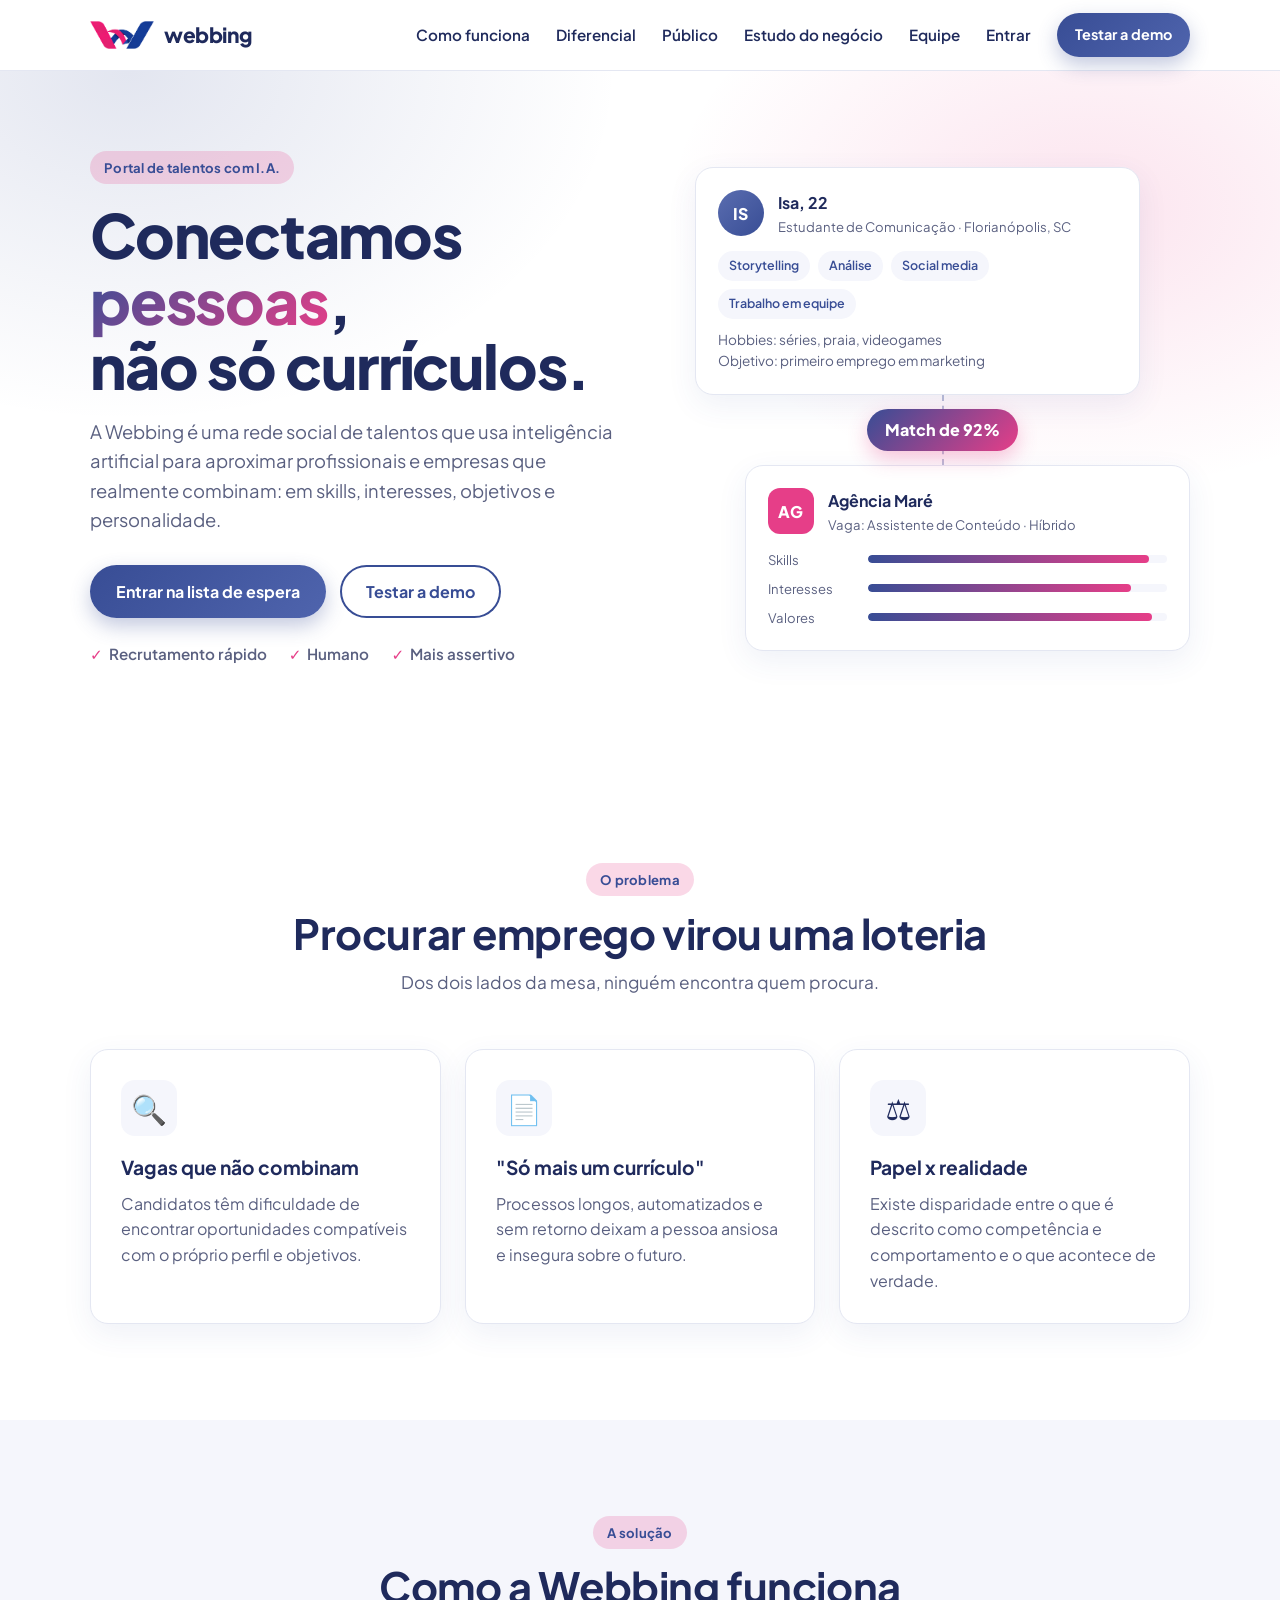
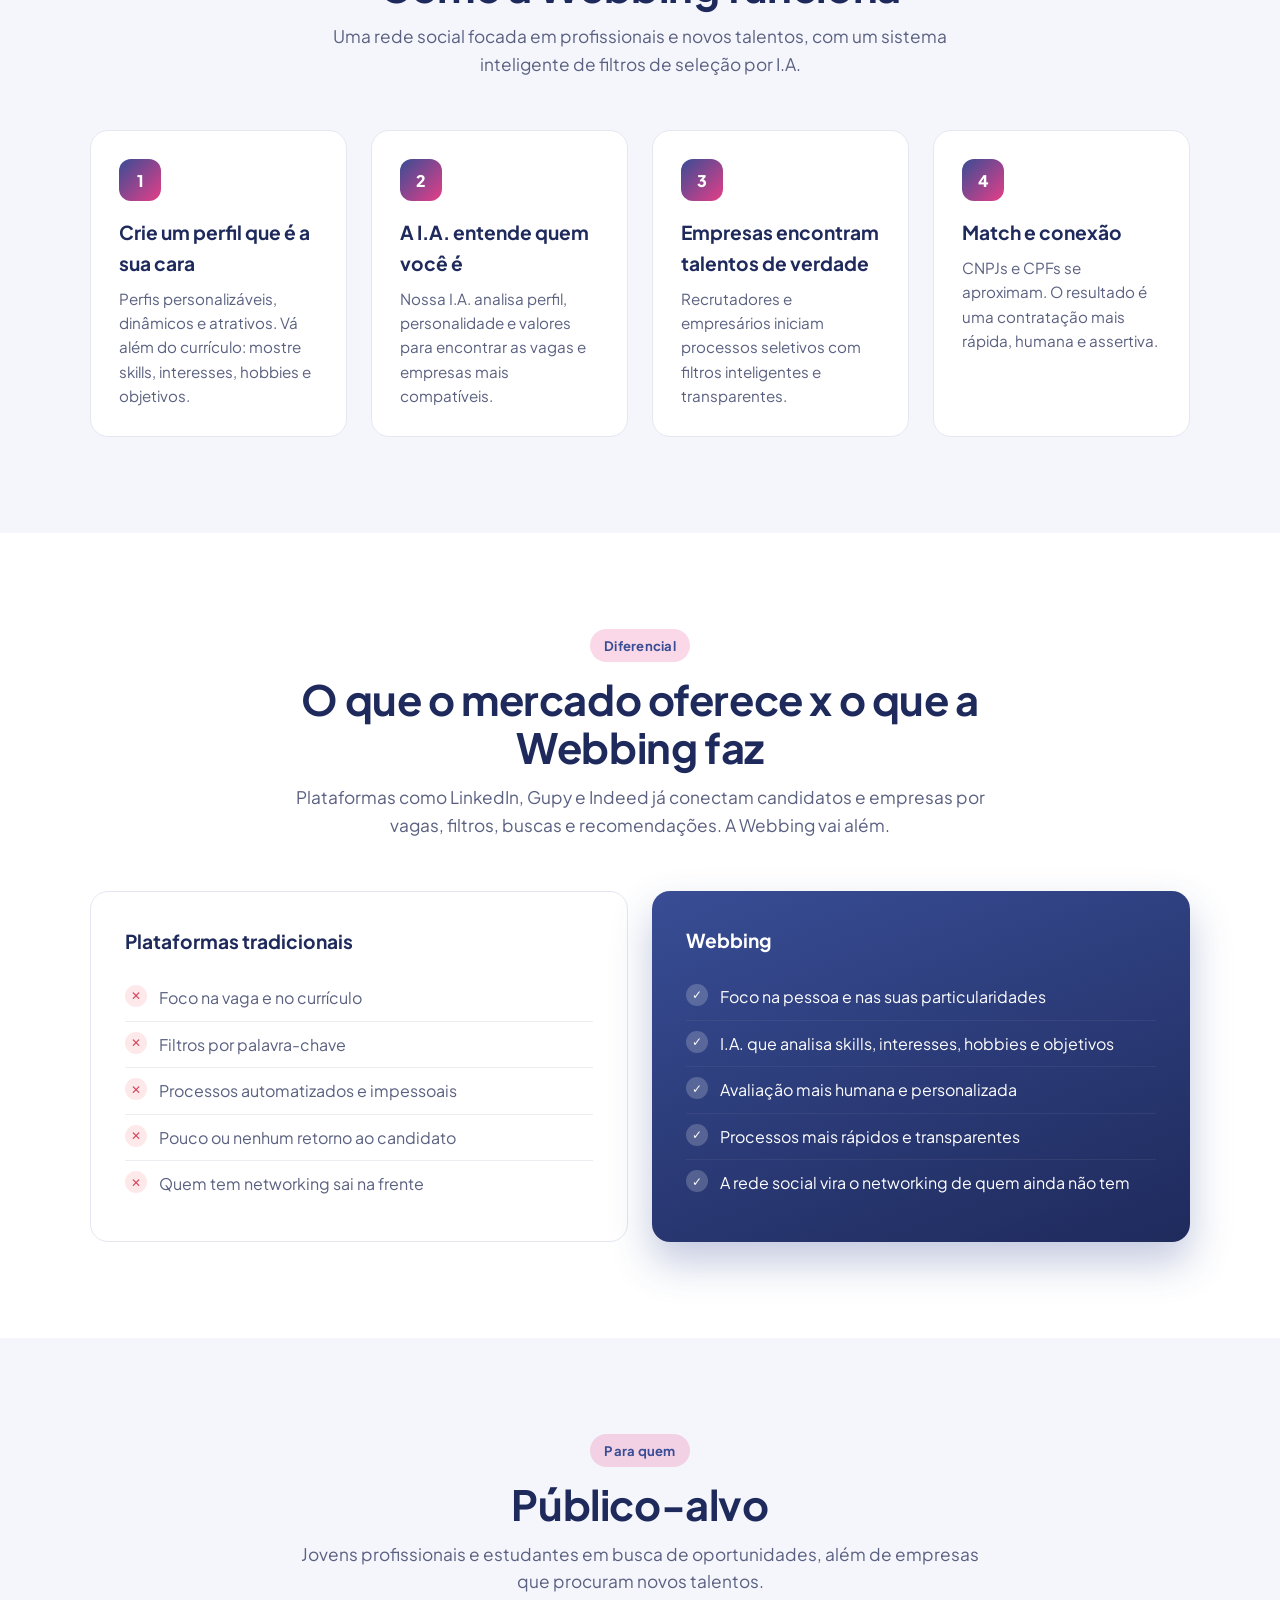
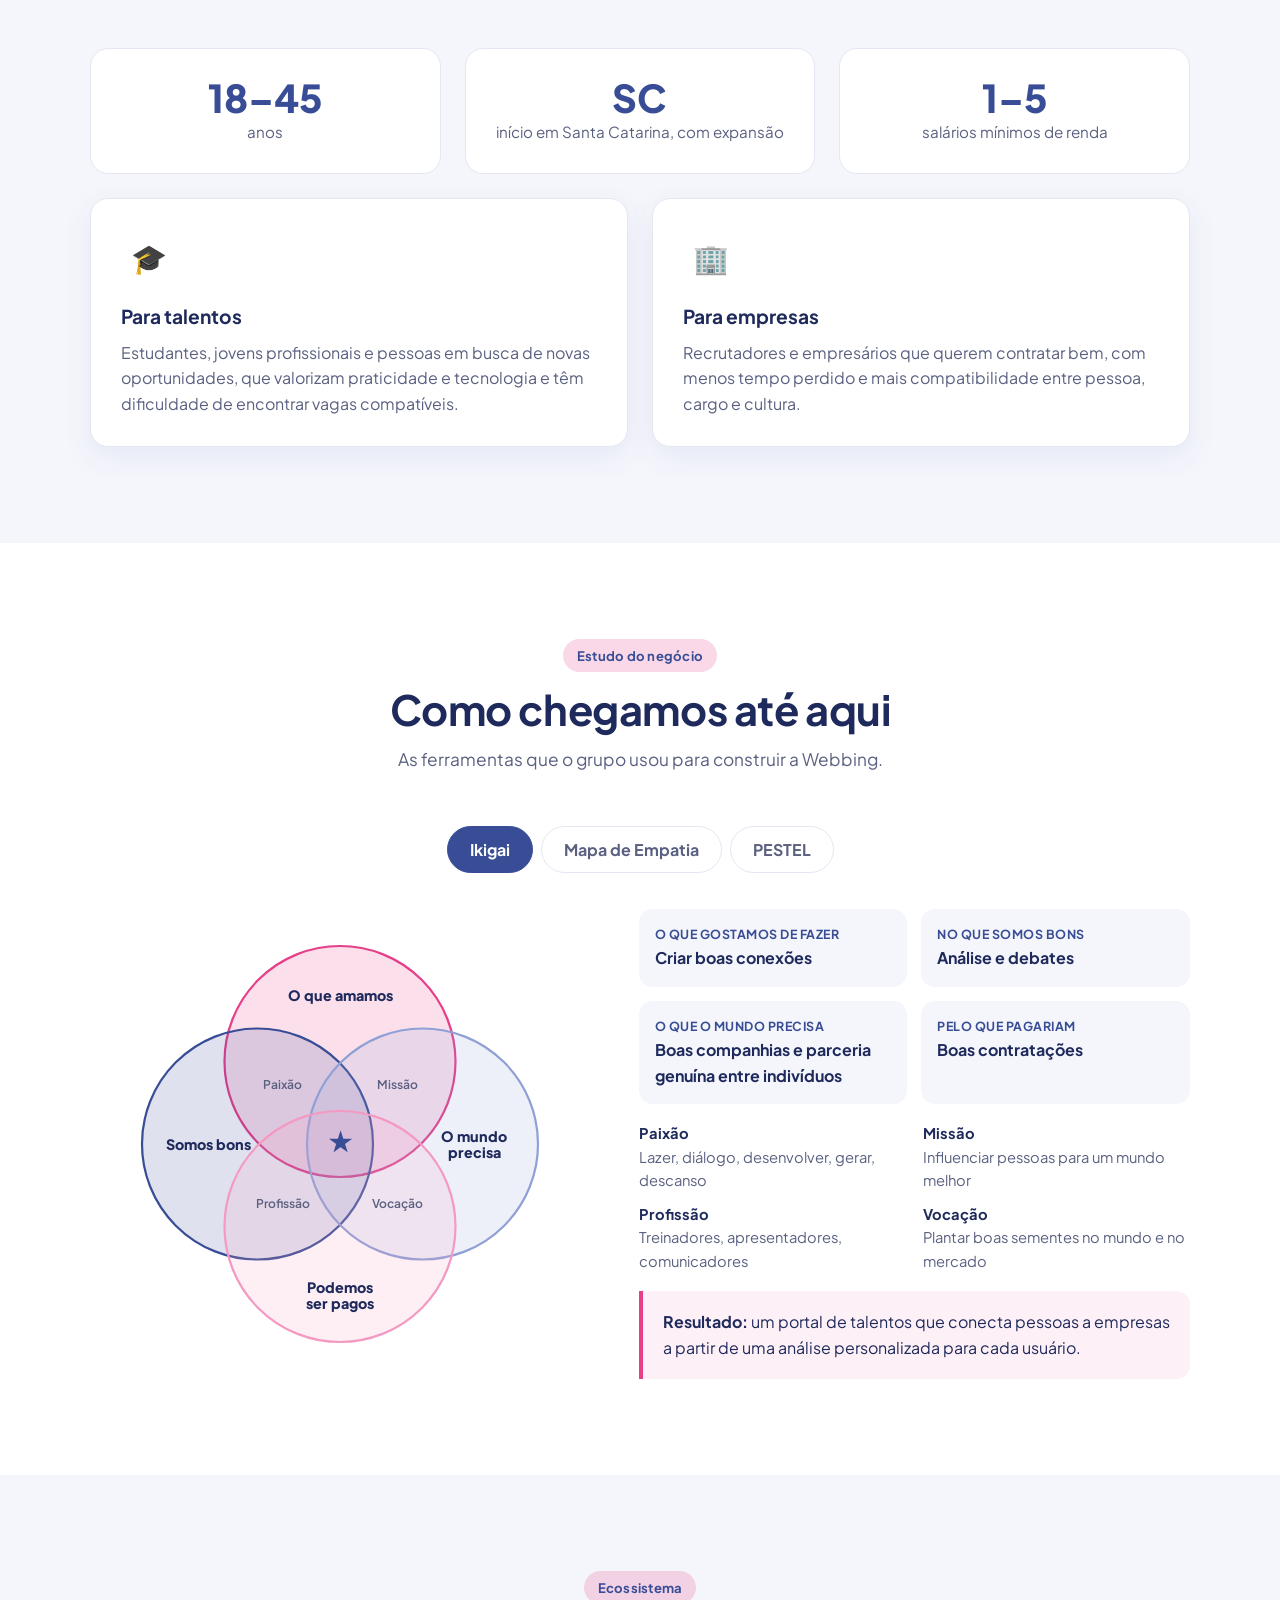
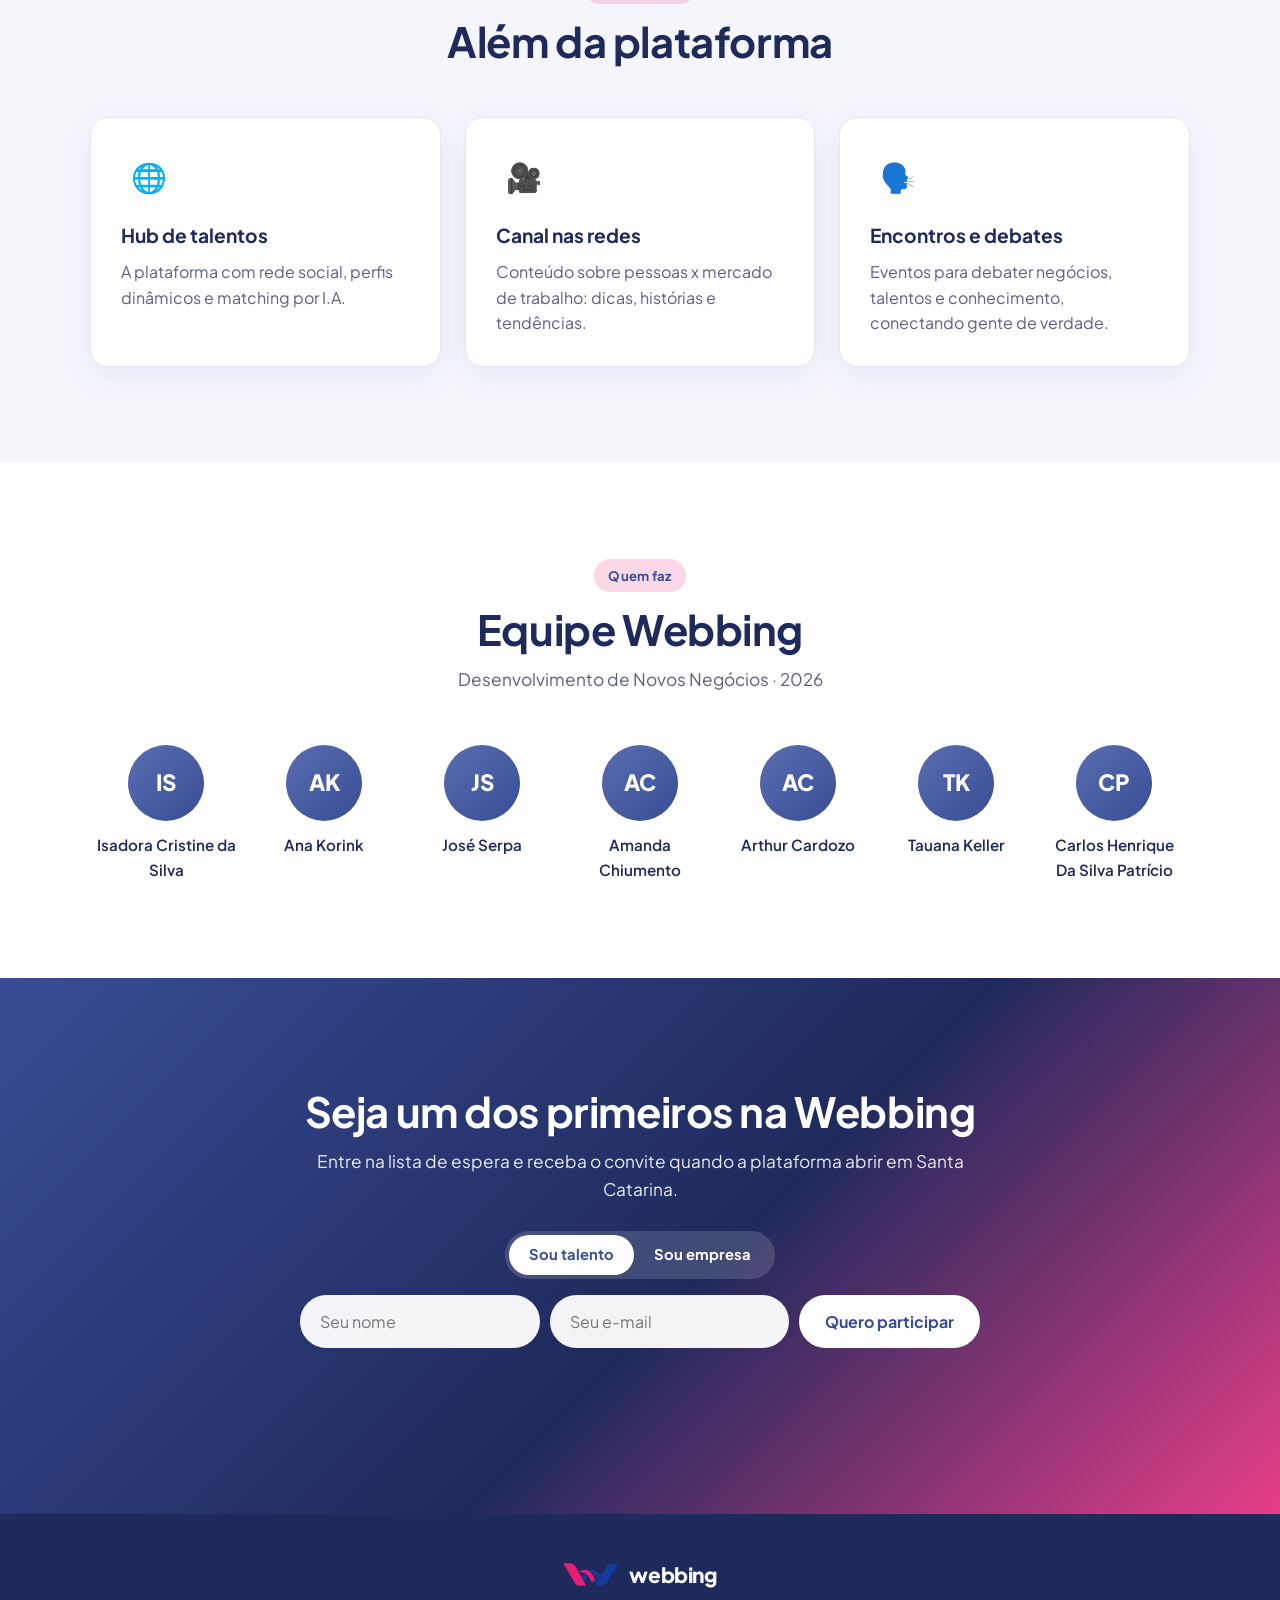
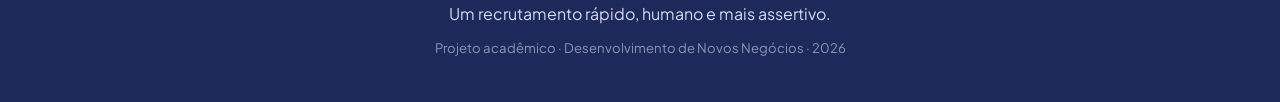
<file: index.html>
<!doctype html>
<html lang="pt-BR">
<head>
  <meta charset="utf-8">
  <meta name="viewport" content="width=device-width, initial-scale=1">
  <title>Webbing | Conectamos pessoas</title>
  <meta name="description" content="Webbing é uma plataforma de talentos que usa I.A. para conectar profissionais e empresas de forma personalizada, rápida e humana.">
  <link rel="preconnect" href="https://fonts.googleapis.com">
  <link rel="preconnect" href="https://fonts.gstatic.com" crossorigin>
  <link href="https://fonts.googleapis.com/css2?family=Plus+Jakarta+Sans:wght@400;500;600;700;800&display=swap" rel="stylesheet">
  <link rel="stylesheet" href="style.css">
  <link rel="icon" href="img/favicon.png" type="image/png">
</head>
<body>

<header class="nav" id="topo">
  <div class="container nav-inner">
    <a href="#topo" class="logo" aria-label="Webbing, início">
      <img class="logo-mark" src="img/logo-mark.png" alt="">
      <span class="wordmark">webbing</span>
    </a>
    <button class="menu-toggle" aria-label="Abrir menu" aria-expanded="false">
      <span></span><span></span><span></span>
    </button>
    <nav class="nav-links">
      <a href="#como-funciona">Como funciona</a>
      <a href="#diferencial">Diferencial</a>
      <a href="#publico">Público</a>
      <a href="#estudo">Estudo do negócio</a>
      <a href="#equipe">Equipe</a>
      <a href="app.html">Entrar</a>
      <a href="app.html" class="btn btn-small">Testar a demo</a>
    </nav>
  </div>
</header>

<main>

  <!-- HERO -->
  <section class="hero">
    <div class="container hero-grid">
      <div class="hero-text reveal">
        <span class="tag">Portal de talentos com I.A.</span>
        <h1>Conectamos <span class="grad">pessoas</span>,<br>não só currículos.</h1>
        <p class="lead">A Webbing é uma rede social de talentos que usa inteligência artificial para aproximar profissionais e empresas que realmente combinam: em skills, interesses, objetivos e personalidade.</p>
        <div class="hero-cta">
          <a href="#lista" class="btn">Entrar na lista de espera</a>
          <a href="app.html" class="btn btn-ghost">Testar a demo</a>
        </div>
        <ul class="hero-points">
          <li>Recrutamento rápido</li>
          <li>Humano</li>
          <li>Mais assertivo</li>
        </ul>
      </div>

      <div class="hero-visual reveal" aria-hidden="true">
        <div class="card profile-card">
          <div class="profile-head">
            <div class="avatar">IS</div>
            <div>
              <strong>Isa, 22</strong>
              <small>Estudante de Comunicação · Florianópolis, SC</small>
            </div>
          </div>
          <div class="chips">
            <span>Storytelling</span><span>Análise</span><span>Social media</span><span>Trabalho em equipe</span>
          </div>
          <p class="mini">Hobbies: séries, praia, videogames</p>
          <p class="mini">Objetivo: primeiro emprego em marketing</p>
        </div>

        <div class="match-line">
          <span class="pulse"></span>
          <span class="match-badge">Match de 92%</span>
        </div>

        <div class="card job-card">
          <div class="profile-head">
            <div class="avatar avatar-co">AG</div>
            <div>
              <strong>Agência Maré</strong>
              <small>Vaga: Assistente de Conteúdo · Híbrido</small>
            </div>
          </div>
          <div class="bars">
            <div><span>Skills</span><i style="--w:94%"></i></div>
            <div><span>Interesses</span><i style="--w:88%"></i></div>
            <div><span>Valores</span><i style="--w:95%"></i></div>
          </div>
        </div>
      </div>
    </div>
  </section>

  <!-- PROBLEMA -->
  <section class="section" id="problema">
    <div class="container">
      <div class="section-head reveal">
        <span class="kicker">O problema</span>
        <h2>Procurar emprego virou uma loteria</h2>
        <p>Dos dois lados da mesa, ninguém encontra quem procura.</p>
      </div>
      <div class="grid-3">
        <article class="card feature reveal">
          <div class="icon">🔍</div>
          <h3>Vagas que não combinam</h3>
          <p>Candidatos têm dificuldade de encontrar oportunidades compatíveis com o próprio perfil e objetivos.</p>
        </article>
        <article class="card feature reveal">
          <div class="icon">📄</div>
          <h3>"Só mais um currículo"</h3>
          <p>Processos longos, automatizados e sem retorno deixam a pessoa ansiosa e insegura sobre o futuro.</p>
        </article>
        <article class="card feature reveal">
          <div class="icon">⚖️</div>
          <h3>Papel x realidade</h3>
          <p>Existe disparidade entre o que é descrito como competência e comportamento e o que acontece de verdade.</p>
        </article>
      </div>
    </div>
  </section>

  <!-- COMO FUNCIONA -->
  <section class="section section-alt" id="como-funciona">
    <div class="container">
      <div class="section-head reveal">
        <span class="kicker">A solução</span>
        <h2>Como a Webbing funciona</h2>
        <p>Uma rede social focada em profissionais e novos talentos, com um sistema inteligente de filtros de seleção por I.A.</p>
      </div>
      <ol class="steps">
        <li class="reveal">
          <span class="step-n">1</span>
          <h3>Crie um perfil que é a sua cara</h3>
          <p>Perfis personalizáveis, dinâmicos e atrativos. Vá além do currículo: mostre skills, interesses, hobbies e objetivos.</p>
        </li>
        <li class="reveal">
          <span class="step-n">2</span>
          <h3>A I.A. entende quem você é</h3>
          <p>Nossa I.A. analisa perfil, personalidade e valores para encontrar as vagas e empresas mais compatíveis.</p>
        </li>
        <li class="reveal">
          <span class="step-n">3</span>
          <h3>Empresas encontram talentos de verdade</h3>
          <p>Recrutadores e empresários iniciam processos seletivos com filtros inteligentes e transparentes.</p>
        </li>
        <li class="reveal">
          <span class="step-n">4</span>
          <h3>Match e conexão</h3>
          <p>CNPJs e CPFs se aproximam. O resultado é uma contratação mais rápida, humana e assertiva.</p>
        </li>
      </ol>
    </div>
  </section>

  <!-- DIFERENCIAL -->
  <section class="section" id="diferencial">
    <div class="container">
      <div class="section-head reveal">
        <span class="kicker">Diferencial</span>
        <h2>O que o mercado oferece x o que a Webbing faz</h2>
        <p>Plataformas como LinkedIn, Gupy e Indeed já conectam candidatos e empresas por vagas, filtros, buscas e recomendações. A Webbing vai além.</p>
      </div>
      <div class="compare reveal">
        <div class="compare-col">
          <h3>Plataformas tradicionais</h3>
          <ul class="list-x">
            <li>Foco na vaga e no currículo</li>
            <li>Filtros por palavra-chave</li>
            <li>Processos automatizados e impessoais</li>
            <li>Pouco ou nenhum retorno ao candidato</li>
            <li>Quem tem networking sai na frente</li>
          </ul>
        </div>
        <div class="compare-col compare-win">
          <h3>Webbing</h3>
          <ul class="list-check">
            <li>Foco na pessoa e nas suas particularidades</li>
            <li>I.A. que analisa skills, interesses, hobbies e objetivos</li>
            <li>Avaliação mais humana e personalizada</li>
            <li>Processos mais rápidos e transparentes</li>
            <li>A rede social vira o networking de quem ainda não tem</li>
          </ul>
        </div>
      </div>
    </div>
  </section>

  <!-- PUBLICO -->
  <section class="section section-alt" id="publico">
    <div class="container">
      <div class="section-head reveal">
        <span class="kicker">Para quem</span>
        <h2>Público-alvo</h2>
        <p>Jovens profissionais e estudantes em busca de oportunidades, além de empresas que procuram novos talentos.</p>
      </div>
      <div class="stats reveal">
        <div class="stat"><strong>18–45</strong><span>anos</span></div>
        <div class="stat"><strong>SC</strong><span>início em Santa Catarina, com expansão</span></div>
        <div class="stat"><strong>1–5</strong><span>salários mínimos de renda</span></div>
      </div>
      <div class="grid-2">
        <article class="card feature reveal">
          <div class="icon">🎓</div>
          <h3>Para talentos</h3>
          <p>Estudantes, jovens profissionais e pessoas em busca de novas oportunidades, que valorizam praticidade e tecnologia e têm dificuldade de encontrar vagas compatíveis.</p>
        </article>
        <article class="card feature reveal">
          <div class="icon">🏢</div>
          <h3>Para empresas</h3>
          <p>Recrutadores e empresários que querem contratar bem, com menos tempo perdido e mais compatibilidade entre pessoa, cargo e cultura.</p>
        </article>
      </div>
    </div>
  </section>

  <!-- ESTUDO DO NEGOCIO -->
  <section class="section" id="estudo">
    <div class="container">
      <div class="section-head reveal">
        <span class="kicker">Estudo do negócio</span>
        <h2>Como chegamos até aqui</h2>
        <p>As ferramentas que o grupo usou para construir a Webbing.</p>
      </div>

      <div class="tabs reveal" role="tablist">
        <button role="tab" aria-selected="true" data-tab="ikigai">Ikigai</button>
        <button role="tab" aria-selected="false" data-tab="empatia">Mapa de Empatia</button>
        <button role="tab" aria-selected="false" data-tab="pestel">PESTEL</button>
      </div>

      <!-- Ikigai -->
      <div class="tab-panel" id="tab-ikigai" role="tabpanel">
        <div class="ikigai-wrap">
          <svg class="ikigai" viewBox="0 0 400 400" role="img" aria-label="Diagrama do Ikigai do grupo">
            <circle cx="200" cy="125" r="105" class="c c1"/>
            <circle cx="125" cy="200" r="105" class="c c2"/>
            <circle cx="275" cy="200" r="105" class="c c3"/>
            <circle cx="200" cy="275" r="105" class="c c4"/>
            <text x="200" y="70" class="t-main">O que amamos</text>
            <text x="80" y="205" class="t-main">Somos bons</text>
            <text x="322" y="198" class="t-main">O mundo</text><text x="322" y="213" class="t-main">precisa</text>
            <text x="200" y="335" class="t-main">Podemos</text><text x="200" y="350" class="t-main">ser pagos</text>
            <text x="148" y="150" class="t-sub">Paixão</text>
            <text x="252" y="150" class="t-sub">Missão</text>
            <text x="148" y="258" class="t-sub">Profissão</text>
            <text x="252" y="258" class="t-sub">Vocação</text>
            <text x="200" y="207" class="t-star">★</text>
          </svg>
          <div class="ikigai-text">
            <dl class="ikigai-list">
              <div><dt>O que gostamos de fazer</dt><dd>Criar boas conexões</dd></div>
              <div><dt>No que somos bons</dt><dd>Análise e debates</dd></div>
              <div><dt>O que o mundo precisa</dt><dd>Boas companhias e parceria genuína entre indivíduos</dd></div>
              <div><dt>Pelo que pagariam</dt><dd>Boas contratações</dd></div>
            </dl>
            <div class="mini-grid">
              <div><b>Paixão</b><span>Lazer, diálogo, desenvolver, gerar, descanso</span></div>
              <div><b>Missão</b><span>Influenciar pessoas para um mundo melhor</span></div>
              <div><b>Profissão</b><span>Treinadores, apresentadores, comunicadores</span></div>
              <div><b>Vocação</b><span>Plantar boas sementes no mundo e no mercado</span></div>
            </div>
            <div class="callout">
              <strong>Resultado:</strong> um portal de talentos que conecta pessoas a empresas a partir de uma análise personalizada para cada usuário.
            </div>
          </div>
        </div>
      </div>

      <!-- Mapa de empatia -->
      <div class="tab-panel" id="tab-empatia" role="tabpanel" hidden>
        <p class="persona">👤 <strong>Persona:</strong> jovem profissional ou estudante em busca de uma vaga compatível com seu perfil.</p>
        <div class="empathy">
          <div class="emp emp-ouve"><h4>👂 O que ouve?</h4><ul>
            <li>Conselhos de amigos, família e professores sobre carreira</li>
            <li>Notícias sobre desemprego e competitividade</li>
            <li>Histórias de outras pessoas sobre processos seletivos</li>
            <li>Que qualificação e experiência são essenciais</li>
            <li>Recomendações para usar LinkedIn, Gupy e Indeed</li></ul></div>
          <div class="emp emp-pensa"><h4>🧠 O que pensa e sente?</h4><ul>
            <li>Quer uma vaga que realmente combine com seu perfil</li>
            <li>Ansiedade e insegurança sobre o futuro profissional</li>
            <li>Busca reconhecimento, crescimento e realização</li>
            <li>Medo de não ser escolhido entre tantos candidatos</li>
            <li>Gostaria de ser avaliado de forma mais humana</li></ul></div>
          <div class="emp emp-faz"><h4>✋ O que fala e faz?</h4><ul>
            <li>Atualiza currículo e perfil profissional</li>
            <li>Pesquisa vagas com frequência</li>
            <li>Participa de processos seletivos e entrevistas</li>
            <li>Faz cursos e certificações</li>
            <li>Usa redes sociais e sites de emprego</li></ul></div>
          <div class="emp emp-ve"><h4>👁️ O que vê?</h4><ul>
            <li>Muitas vagas em diferentes plataformas</li>
            <li>Muitos candidatos disputando as mesmas vagas</li>
            <li>Exigências altas de experiência</li>
            <li>Processos automatizados e pouco personalizados</li>
            <li>Pessoas conseguindo vagas por networking e indicação</li></ul></div>
          <div class="emp emp-dor"><h4>😟 Dores</h4><ul>
            <li>Dificuldade para encontrar vagas compatíveis</li>
            <li>Falta de retorno das empresas</li>
            <li>Processos longos e burocráticos</li>
            <li>Sensação de ser apenas mais um currículo</li>
            <li>Ansiedade e frustração durante a busca</li></ul></div>
          <div class="emp emp-ganho"><h4>😊 Ganhos</h4><ul>
            <li>Vagas alinhadas ao seu perfil e objetivos</li>
            <li>Oportunidades mais personalizadas</li>
            <li>Processos mais rápidos e transparentes</li>
            <li>Ser reconhecido por habilidades e personalidade</li>
            <li>Conexão com empresas que compartilham seus valores</li></ul></div>
        </div>
      </div>

      <!-- PESTEL -->
      <div class="tab-panel" id="tab-pestel" role="tabpanel" hidden>
        <div class="pestel">
          <div class="pe"><span class="pe-l">P</span><h4>Políticos</h4><ul>
            <li>Políticas de emprego e qualificação</li>
            <li>Incentivos a startups e inovação</li>
            <li>Programas de estágio e primeiro emprego</li></ul></div>
          <div class="pe"><span class="pe-l">E</span><h4>Econômicos</h4><ul>
            <li>Taxa de desemprego</li>
            <li>Mercado de trabalho</li>
            <li>Renda e poder de compra</li></ul></div>
          <div class="pe"><span class="pe-l">S</span><h4>Sociais</h4><ul>
            <li>Busca por emprego</li>
            <li>Networking e o "quem indica"</li>
            <li>Soft skills e perfil profissional</li></ul></div>
          <div class="pe"><span class="pe-l">T</span><h4>Tecnológicos</h4><ul>
            <li>Inteligência artificial</li>
            <li>Matching de candidatos</li>
            <li>Cibersegurança e plataformas digitais</li></ul></div>
          <div class="pe"><span class="pe-l">E</span><h4>Ambientais</h4><ul>
            <li>Operações digitais</li>
            <li>Consumo energético de servidores (ODS)</li>
            <li>Sustentabilidade tecnológica</li></ul></div>
          <div class="pe"><span class="pe-l">L</span><h4>Legais</h4><ul>
            <li>LGPD e proteção de dados</li>
            <li>Discriminação zero</li>
            <li>Transparência da I.A. matchmaker</li></ul></div>
        </div>
      </div>
    </div>
  </section>

  <!-- ALEM DA PLATAFORMA -->
  <section class="section section-alt">
    <div class="container">
      <div class="section-head reveal">
        <span class="kicker">Ecossistema</span>
        <h2>Além da plataforma</h2>
      </div>
      <div class="grid-3">
        <article class="card feature reveal"><div class="icon">🌐</div><h3>Hub de talentos</h3><p>A plataforma com rede social, perfis dinâmicos e matching por I.A.</p></article>
        <article class="card feature reveal"><div class="icon">🎥</div><h3>Canal nas redes</h3><p>Conteúdo sobre pessoas x mercado de trabalho: dicas, histórias e tendências.</p></article>
        <article class="card feature reveal"><div class="icon">🗣️</div><h3>Encontros e debates</h3><p>Eventos para debater negócios, talentos e conhecimento, conectando gente de verdade.</p></article>
      </div>
    </div>
  </section>

  <!-- EQUIPE -->
  <section class="section" id="equipe">
    <div class="container">
      <div class="section-head reveal">
        <span class="kicker">Quem faz</span>
        <h2>Equipe Webbing</h2>
        <p>Desenvolvimento de Novos Negócios · 2026</p>
      </div>
      <div class="team reveal">
        <div class="member"><div class="avatar lg">IS</div><span>Isadora Cristine da Silva</span></div>
        <div class="member"><div class="avatar lg">AK</div><span>Ana Korink</span></div>
        <div class="member"><div class="avatar lg">JS</div><span>José Serpa</span></div>
        <div class="member"><div class="avatar lg">AC</div><span>Amanda Chiumento</span></div>
        <div class="member"><div class="avatar lg">AC</div><span>Arthur Cardozo</span></div>
        <div class="member"><div class="avatar lg">TK</div><span>Tauana Keller</span></div>
        <div class="member"><div class="avatar lg">CP</div><span>Carlos Henrique Da Silva Patrício</span></div>
      </div>
    </div>
  </section>

  <!-- CTA -->
  <section class="section cta" id="lista">
    <div class="container cta-inner reveal">
      <h2>Seja um dos primeiros na Webbing</h2>
      <p>Entre na lista de espera e receba o convite quando a plataforma abrir em Santa Catarina.</p>
      <form class="cta-form" id="form-lista">
        <div class="seg" role="radiogroup" aria-label="Tipo de cadastro">
          <label><input type="radio" name="tipo" value="talento" checked><span>Sou talento</span></label>
          <label><input type="radio" name="tipo" value="empresa"><span>Sou empresa</span></label>
        </div>
        <div class="form-row">
          <input type="text" name="nome" placeholder="Seu nome" required aria-label="Nome">
          <input type="email" name="email" placeholder="Seu e-mail" required aria-label="E-mail">
          <button type="submit" class="btn btn-light">Quero participar</button>
        </div>
        <p class="form-msg" id="form-msg" role="status"></p>
      </form>
    </div>
  </section>

</main>

<footer class="footer">
  <div class="container footer-inner">
    <a href="#topo" class="logo"><img class="logo-mark" src="img/logo-mark.png" alt=""><span class="wordmark">webbing</span></a>
    <p>Um recrutamento rápido, humano e mais assertivo.</p>
    <p class="small">Projeto acadêmico · Desenvolvimento de Novos Negócios · 2026</p>
  </div>
</footer>

<script src="script.js"></script>
</body>
</html>
</file>
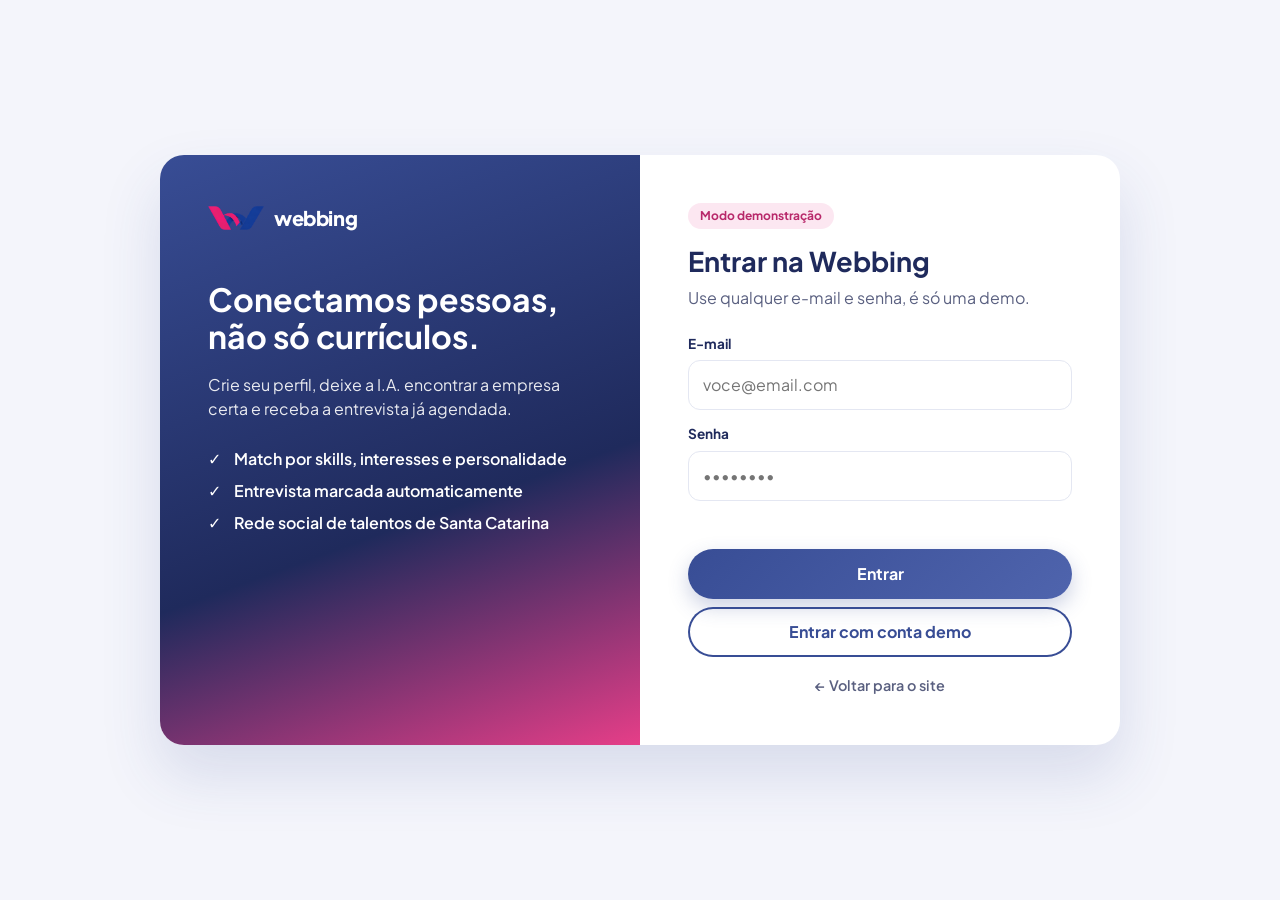
<file: app.html>
<!doctype html>
<html lang="pt-BR">
<head>
  <meta charset="utf-8">
  <meta name="viewport" content="width=device-width, initial-scale=1">
  <title>Webbing | Demo</title>
  <meta name="description" content="Demonstração da plataforma Webbing: login, perfil, match por I.A. e agendamento automático de entrevista.">
  <link rel="preconnect" href="https://fonts.googleapis.com">
  <link rel="preconnect" href="https://fonts.gstatic.com" crossorigin>
  <link href="https://fonts.googleapis.com/css2?family=Plus+Jakarta+Sans:wght@400;500;600;700;800&display=swap" rel="stylesheet">
  <link rel="stylesheet" href="app.css">
  <link rel="icon" href="img/favicon.png" type="image/png">
</head>
<body>

<!-- ============ LOGIN ============ -->
<section class="screen screen-center" id="s-login">
  <div class="auth">
    <div class="auth-side">
      <a href="index.html" class="logo logo-light"><img class="logo-mark" src="img/logo-mark.png" alt=""><span class="wordmark">webbing</span></a>
      <h1>Conectamos pessoas, não só currículos.</h1>
      <p>Crie seu perfil, deixe a I.A. encontrar a empresa certa e receba a entrevista já agendada.</p>
      <ul>
        <li>Match por skills, interesses e personalidade</li>
        <li>Entrevista marcada automaticamente</li>
        <li>Rede social de talentos de Santa Catarina</li>
      </ul>
    </div>
    <form class="auth-form" id="form-login" novalidate>
      <span class="demo-tag">Modo demonstração</span>
      <h2>Entrar na Webbing</h2>
      <p class="muted">Use qualquer e-mail e senha, é só uma demo.</p>
      <label class="field">
        <span>E-mail</span>
        <input type="email" name="email" placeholder="voce@email.com" autocomplete="username">
      </label>
      <label class="field">
        <span>Senha</span>
        <input type="password" name="senha" placeholder="••••••••" autocomplete="current-password">
      </label>
      <p class="form-error" id="login-error" role="alert"></p>
      <button type="submit" class="btn btn-block">Entrar</button>
      <button type="button" class="btn btn-ghost btn-block" id="btn-demo">Entrar com conta demo</button>
      <a href="index.html" class="back-link">← Voltar para o site</a>
    </form>
  </div>
</section>

<!-- ============ ONBOARDING ============ -->
<section class="screen screen-center" id="s-onboard" hidden>
  <form class="wizard" id="form-perfil" novalidate>
    <div class="wizard-head">
      <a class="logo"><img class="logo-mark" src="img/logo-mark.png" alt=""><span class="wordmark">webbing</span></a>
      <span class="muted" id="wiz-count">Passo 1 de 4</span>
    </div>
    <div class="progress"><i id="wiz-bar"></i></div>

    <!-- Passo 1 -->
    <fieldset class="step" data-step="1">
      <legend>Sobre você</legend>
      <p class="muted">Conte um pouco quem você é.</p>
      <div class="row-2">
        <label class="field"><span>Nome completo *</span><input name="nome" required placeholder="Seu nome"></label>
        <label class="field"><span>Idade *</span><input name="idade" type="number" min="16" max="70" required placeholder="22"></label>
      </div>
      <div class="row-2">
        <label class="field"><span>Cidade *</span>
          <select name="cidade" required>
            <option value="">Selecione</option>
            <option>Florianópolis</option><option>São José</option><option>Palhoça</option>
            <option>Joinville</option><option>Blumenau</option><option>Itajaí</option>
            <option>Balneário Camboriú</option><option>Criciúma</option><option>Chapecó</option>
            <option>Lages</option><option>Outra cidade de SC</option>
          </select>
        </label>
        <label class="field"><span>Situação atual *</span>
          <select name="ocupacao" required>
            <option value="">Selecione</option>
            <option>Estudante</option><option>Recém-formado(a)</option>
            <option>Jovem profissional</option><option>Em transição de carreira</option>
          </select>
        </label>
      </div>
      <label class="field"><span>Curso ou área de formação</span><input name="curso" placeholder="Ex.: Administração, Publicidade, ADS…"></label>
    </fieldset>

    <!-- Passo 2 -->
    <fieldset class="step" data-step="2" hidden>
      <legend>Suas skills</legend>
      <p class="muted">Escolha pelo menos 3 no total. A I.A. usa isso para comparar com as vagas.</p>
      <h4>Habilidades técnicas</h4>
      <div class="chips-select" data-name="hard"></div>
      <h4>Habilidades comportamentais</h4>
      <div class="chips-select" data-name="soft"></div>
    </fieldset>

    <!-- Passo 3 -->
    <fieldset class="step" data-step="3" hidden>
      <legend>Interesses e hobbies</legend>
      <p class="muted">Aqui a Webbing vai além do currículo.</p>
      <h4>Áreas que te interessam *</h4>
      <div class="chips-select" data-name="interesses"></div>
      <h4>Hobbies</h4>
      <div class="chips-select" data-name="hobbies"></div>
    </fieldset>

    <!-- Passo 4 -->
    <fieldset class="step" data-step="4" hidden>
      <legend>Objetivos e personalidade</legend>
      <p class="muted">Para a I.A. entender o que você busca e onde vai se sentir bem.</p>
      <div class="row-2">
        <label class="field"><span>Seu objetivo agora *</span>
          <select name="objetivo" required>
            <option value="">Selecione</option>
            <option>Estágio</option><option>Primeiro emprego</option>
            <option>Crescer na carreira</option><option>Mudar de área</option>
          </select>
        </label>
        <label class="field"><span>Modelo de trabalho *</span>
          <select name="modelo" required>
            <option value="">Selecione</option>
            <option>Presencial</option><option>Híbrido</option><option>Remoto</option>
          </select>
        </label>
      </div>
      <h4>Como você se descreve? *</h4>
      <div class="radio-cards" data-name="perfil">
        <label><input type="radio" name="perfil" value="Comunicativo" required><span>🗣️<b>Comunicativo</b><small>Gosto de pessoas e de conversar</small></span></label>
        <label><input type="radio" name="perfil" value="Analítico"><span>📊<b>Analítico</b><small>Gosto de dados e de resolver problemas</small></span></label>
        <label><input type="radio" name="perfil" value="Criativo"><span>🎨<b>Criativo</b><small>Gosto de criar e de ter ideias</small></span></label>
        <label><input type="radio" name="perfil" value="Organizado"><span>🗂️<b>Organizado</b><small>Gosto de planejar e de processos</small></span></label>
      </div>
      <h4>Ambiente ideal *</h4>
      <div class="radio-cards small" data-name="ambiente">
        <label><input type="radio" name="ambiente" value="Dinâmico" required><span><b>Dinâmico</b><small>Ritmo de startup</small></span></label>
        <label><input type="radio" name="ambiente" value="Estruturado"><span><b>Estruturado</b><small>Processos claros</small></span></label>
        <label><input type="radio" name="ambiente" value="Colaborativo"><span><b>Colaborativo</b><small>Tudo em equipe</small></span></label>
        <label><input type="radio" name="ambiente" value="Autônomo"><span><b>Autônomo</b><small>Liberdade para fazer</small></span></label>
      </div>
      <label class="field"><span>Uma frase sobre você</span><textarea name="bio" rows="2" maxlength="160" placeholder="Ex.: Apaixonada por contar histórias e conectar pessoas."></textarea></label>
    </fieldset>

    <p class="form-error" id="wiz-error" role="alert"></p>
    <div class="wizard-actions">
      <button type="button" class="btn btn-ghost" id="wiz-back" hidden>Voltar</button>
      <button type="submit" class="btn" id="wiz-next">Continuar</button>
    </div>
  </form>
</section>

<!-- ============ ANALISANDO ============ -->
<section class="screen screen-center screen-dark" id="s-analyze" hidden>
  <div class="analyze">
    <div class="orb"><img class="logo-mark big" src="img/logo-mark.png" alt=""></div>
    <h2>A I.A. da Webbing está analisando seu perfil</h2>
    <ul class="analyze-steps" id="analyze-steps">
      <li>Lendo suas skills técnicas e comportamentais</li>
      <li>Entendendo seus interesses e hobbies</li>
      <li>Mapeando objetivos e personalidade</li>
      <li>Comparando com empresas de Santa Catarina</li>
      <li>Encontrando o melhor match</li>
    </ul>
  </div>
</section>

<!-- ============ MATCH ============ -->
<section class="screen screen-center screen-dark" id="s-match" hidden>
  <div class="match">
    <p class="confetti" aria-hidden="true">🎉</p>
    <h2>Deu match!</h2>
    <div class="match-pair">
      <div class="avatar xl" id="m-user"></div>
      <div class="match-pct" id="m-pct">0%</div>
      <div class="avatar xl co" id="m-co"></div>
    </div>
    <p class="match-sub" id="m-sub"></p>
    <div class="match-why">
      <h4>Por que vocês combinam</h4>
      <ul id="m-reasons"></ul>
    </div>
    <div class="scheduling" id="m-scheduling">
      <span class="spinner"></span> Agendando sua entrevista automaticamente…
    </div>
    <div class="interview-card" id="m-interview" hidden></div>
    <button class="btn btn-light btn-block" id="btn-go-app" hidden>Ir para minha rede →</button>
  </div>
</section>

<!-- ============ REDE SOCIAL ============ -->
<section class="screen" id="s-app" hidden>
  <header class="topbar">
    <div class="topbar-inner">
      <a class="logo" data-view="feed"><img class="logo-mark" src="img/logo-mark.png" alt=""><span class="wordmark hide-sm">webbing</span></a>
      <div class="search hide-sm"><input placeholder="Buscar pessoas, empresas e vagas" aria-label="Buscar"></div>
      <nav class="topnav" aria-label="Navegação principal">
        <button data-view="feed" class="active"><span>🏠</span><small>Início</small></button>
        <button data-view="vagas"><span>💼</span><small>Vagas</small></button>
        <button data-view="agenda"><span>📅</span><small>Agenda</small></button>
        <button data-view="mensagens"><span>💬</span><small>Mensagens</small><i class="dot" id="msg-dot"></i></button>
      </nav>
      <div class="user-menu">
        <button class="avatar sm" id="btn-user" aria-haspopup="true" aria-expanded="false"></button>
        <div class="dropdown" id="user-dropdown" hidden>
          <strong id="dd-name"></strong>
          <button id="btn-edit">Editar perfil</button>
          <button id="btn-reset">Reiniciar demo</button>
          <button id="btn-logout">Sair</button>
        </div>
      </div>
    </div>
  </header>

  <div class="layout">
    <aside class="col-left">
      <div class="panel profile">
        <div class="cover"></div>
        <div class="avatar lg" id="p-avatar"></div>
        <h3 id="p-name"></h3>
        <p class="muted" id="p-headline"></p>
        <p class="bio" id="p-bio"></p>
        <div class="p-stats">
          <div><b id="p-matches">0</b><small>matches</small></div>
          <div><b id="p-interviews">0</b><small>entrevistas</small></div>
          <div><b id="p-strength">0%</b><small>perfil</small></div>
        </div>
        <div class="p-block"><h5>Skills</h5><div class="chips" id="p-skills"></div></div>
        <div class="p-block"><h5>Interesses</h5><div class="chips" id="p-int"></div></div>
        <div class="p-block"><h5>Hobbies</h5><div class="chips" id="p-hob"></div></div>
      </div>
    </aside>

    <main class="col-main">
      <!-- FEED -->
      <div class="view" id="v-feed">
        <form class="panel composer" id="composer">
          <div class="avatar sm" id="c-avatar"></div>
          <input name="texto" placeholder="Compartilhe uma conquista, ideia ou pergunta…" aria-label="Escrever publicação" maxlength="280">
          <button class="btn btn-small" type="submit">Publicar</button>
        </form>
        <div id="feed"></div>
      </div>

      <!-- VAGAS -->
      <div class="view" id="v-vagas" hidden>
        <div class="panel view-head"><h2>Vagas para você</h2><p class="muted">Ordenadas pela compatibilidade calculada pela I.A.</p></div>
        <div id="vagas"></div>
      </div>

      <!-- AGENDA -->
      <div class="view" id="v-agenda" hidden>
        <div class="panel view-head"><h2>Sua agenda</h2><p class="muted">Entrevistas agendadas automaticamente pela Webbing.</p></div>
        <div id="agenda"></div>
      </div>

      <!-- MENSAGENS -->
      <div class="view" id="v-mensagens" hidden>
        <div class="panel chat">
          <div class="chat-head" id="chat-head"></div>
          <div class="chat-body" id="chat-body"></div>
          <form class="chat-form" id="chat-form">
            <input name="msg" placeholder="Escreva uma mensagem…" aria-label="Mensagem" autocomplete="off">
            <button class="btn btn-small" type="submit">Enviar</button>
          </form>
        </div>
      </div>
    </main>

    <aside class="col-right">
      <div class="panel next-interview" id="r-interview"></div>
      <div class="panel">
        <h4>Empresas compatíveis</h4>
        <ul class="co-list" id="r-companies"></ul>
      </div>
      <div class="panel event">
        <span class="demo-tag">Evento</span>
        <h4>Encontro Webbing: Talentos & Negócios</h4>
        <p class="muted">Debate sobre carreira, mercado e conexões reais. Florianópolis · sábado, 15h.</p>
        <button class="btn btn-ghost btn-small btn-block" id="btn-event">Quero ir</button>
      </div>
    </aside>
  </div>
</section>

<div class="toast" id="toast" role="status" aria-live="polite"></div>

<script src="app.js"></script>
</body>
</html>
</file>
<file: style.css>
:root {
  --bg: #ffffff;
  --bg-alt: #F5F6FC;
  --surface: #ffffff;
  --text: #1F2A5C;
  --muted: #5A6080;
  --border: #E4E7F2;
  --primary: #384D95;
  --primary-2: #E63E88;
  --shadow: 0 10px 30px rgba(56,77,149, .08);
  --radius: 18px;
}

* { box-sizing: border-box; margin: 0; padding: 0; }
html { scroll-behavior: smooth; scroll-padding-top: 80px; }
body {
  font-family: "Plus Jakarta Sans", system-ui, sans-serif;
  background: var(--bg);
  color: var(--text);
  line-height: 1.6;
  overflow-x: hidden;
}
a { color: inherit; text-decoration: none; }
ul, ol { list-style: none; }
.container { width: 100%; max-width: 1140px; margin: 0 auto; padding: 0 20px; }

/* Buttons */
.btn {
  display: inline-flex; align-items: center; justify-content: center;
  padding: 14px 26px; border-radius: 999px; border: 0; cursor: pointer;
  font: inherit; font-weight: 700;
  background: linear-gradient(135deg, var(--primary), #4F64AD);
  color: #fff; box-shadow: 0 8px 20px rgba(56,77,149, .3);
  transition: transform .2s, box-shadow .2s;
}
.btn:hover { transform: translateY(-2px); box-shadow: 0 12px 26px rgba(56,77,149, .4); }
.btn-ghost { background: transparent; color: var(--primary); box-shadow: inset 0 0 0 2px var(--primary); }
.btn-ghost:hover { box-shadow: inset 0 0 0 2px var(--primary); background: rgba(56,77,149,.06); }
.btn-small { padding: 10px 18px; font-size: .9rem; }
.btn-light { background: #fff; color: var(--primary); box-shadow: none; }

/* Nav */
.nav {
  position: sticky; top: 0; z-index: 50;
  background: rgba(255,255,255,.85); backdrop-filter: blur(12px);
  border-bottom: 1px solid var(--border);
}
.nav-inner { display: flex; align-items: center; justify-content: space-between; height: 70px; }
.logo { display: flex; align-items: center; gap: 10px; font-weight: 800; font-size: 1.3rem; }
.logo-mark { width: 48px; height: auto; flex: none; display: block; }
.nav-links { display: flex; align-items: center; gap: 26px; font-weight: 600; font-size: .95rem; }
.nav-links a:not(.btn):hover { color: var(--primary); }
.menu-toggle { display: none; background: none; border: 0; cursor: pointer; padding: 8px; }
.menu-toggle span { display: block; width: 24px; height: 2px; background: var(--text); margin: 5px 0; transition: .3s; }

/* Hero */
.hero {
  padding: 80px 0 100px;
  background:
    radial-gradient(600px 400px at 85% 20%, rgba(230,62,136,.14), transparent 70%),
    radial-gradient(700px 500px at 10% 0%, rgba(56,77,149,.14), transparent 70%);
}
.hero-grid { display: grid; grid-template-columns: 1.1fr 1fr; gap: 60px; align-items: center; }
.tag, .kicker {
  display: inline-block; padding: 6px 14px; border-radius: 999px;
  background: rgba(230,62,136,.2); color: var(--primary);
  font-size: .82rem; font-weight: 700; letter-spacing: .02em;
}
h1 { font-size: clamp(2.3rem, 5vw, 3.8rem); line-height: 1.08; font-weight: 800; margin: 18px 0; letter-spacing: -.02em; }
.grad { background: linear-gradient(135deg, var(--primary), var(--primary-2)); -webkit-background-clip: text; background-clip: text; color: transparent; }
.lead { font-size: 1.15rem; color: var(--muted); max-width: 540px; }
.hero-cta { display: flex; gap: 14px; flex-wrap: wrap; margin: 30px 0 24px; }
.hero-points { display: flex; gap: 22px; flex-wrap: wrap; color: var(--muted); font-weight: 600; font-size: .95rem; }
.hero-points li::before { content: "✓"; color: var(--primary-2); font-weight: 800; margin-right: 6px; }

.hero-visual { position: relative; display: flex; flex-direction: column; gap: 0; }
.card { background: var(--surface); border: 1px solid var(--border); border-radius: var(--radius); box-shadow: var(--shadow); }
.profile-card, .job-card { padding: 22px; }
.job-card { margin-left: 50px; }
.profile-card { margin-right: 50px; }
.profile-head { display: flex; gap: 14px; align-items: center; margin-bottom: 14px; }
.profile-head small { display: block; color: var(--muted); font-size: .82rem; }
.avatar {
  flex: none; width: 46px; height: 46px; border-radius: 50%; display: grid; place-items: center;
  background: linear-gradient(135deg, #5A6DB0, var(--primary)); color: #fff; font-weight: 800;
}
.avatar-co { border-radius: 12px; background: linear-gradient(135deg, #E63E88, var(--primary-2)); }
.avatar.lg { width: 76px; height: 76px; font-size: 1.4rem; }
.chips { display: flex; gap: 8px; flex-wrap: wrap; margin-bottom: 10px; }
.chips span { font-size: .78rem; font-weight: 600; padding: 5px 11px; border-radius: 999px; background: var(--bg-alt); color: var(--primary); }
.mini { font-size: .85rem; color: var(--muted); }
.match-line { display: flex; align-items: center; justify-content: center; gap: 10px; height: 70px; position: relative; }
.match-line::before { content: ""; position: absolute; top: 0; bottom: 0; left: 50%; border-left: 2px dashed rgba(56,77,149,.35); }
.match-badge {
  position: relative; z-index: 1; padding: 8px 18px; border-radius: 999px; font-weight: 800; color: #fff;
  background: linear-gradient(135deg, var(--primary), var(--primary-2)); box-shadow: 0 8px 20px rgba(230,62,136,.3);
}
.pulse { position: absolute; left: 50%; top: 50%; width: 140px; height: 40px; transform: translate(-50%,-50%); border-radius: 999px; background: rgba(230,62,136,.25); animation: pulse 2s infinite; }
@keyframes pulse { 0% { transform: translate(-50%,-50%) scale(.8); opacity: 1; } 100% { transform: translate(-50%,-50%) scale(1.5); opacity: 0; } }
.bars div { display: grid; grid-template-columns: 90px 1fr; align-items: center; gap: 10px; font-size: .82rem; color: var(--muted); margin-top: 8px; }
.bars i { display: block; height: 8px; border-radius: 9px; background: var(--bg-alt); position: relative; overflow: hidden; }
.bars i::after { content: ""; position: absolute; inset: 0; width: var(--w); border-radius: 9px; background: linear-gradient(90deg, var(--primary), var(--primary-2)); }

/* Sections */
.section { padding: 96px 0; }
.section-alt { background: var(--bg-alt); }
.section-head { text-align: center; max-width: 700px; margin: 0 auto 52px; }
h2 { font-size: clamp(1.8rem, 3.5vw, 2.6rem); line-height: 1.15; margin: 14px 0 12px; letter-spacing: -.01em; }
.section-head p { color: var(--muted); font-size: 1.08rem; }
h3 { font-size: 1.2rem; margin-bottom: 8px; }

.grid-3 { display: grid; grid-template-columns: repeat(3, 1fr); gap: 24px; }
.grid-2 { display: grid; grid-template-columns: repeat(2, 1fr); gap: 24px; }
.feature { padding: 30px; transition: transform .25s; }
.feature:hover { transform: translateY(-4px); }
.feature p { color: var(--muted); }
.icon { font-size: 1.8rem; width: 56px; height: 56px; display: grid; place-items: center; border-radius: 14px; background: var(--bg-alt); margin-bottom: 16px; }
.section-alt .icon { background: #fff; }

/* Steps */
.steps { display: grid; grid-template-columns: repeat(4, 1fr); gap: 24px; counter-reset: s; }
.steps li { background: #fff; border: 1px solid var(--border); border-radius: var(--radius); padding: 28px; position: relative; }
.steps p { color: var(--muted); font-size: .95rem; }
.step-n {
  display: grid; place-items: center; width: 42px; height: 42px; border-radius: 12px; margin-bottom: 16px;
  font-weight: 800; color: #fff; background: linear-gradient(135deg, var(--primary), var(--primary-2));
}

/* Compare */
.compare { display: grid; grid-template-columns: 1fr 1fr; gap: 24px; }
.compare-col { padding: 34px; border-radius: var(--radius); border: 1px solid var(--border); background: #fff; }
.compare-win { background: linear-gradient(160deg, var(--primary), #1F2A5C); color: #fff; border: 0; box-shadow: 0 20px 40px rgba(56,77,149,.3); }
.compare h3 { margin-bottom: 18px; }
.compare li { padding: 10px 0 10px 34px; position: relative; border-bottom: 1px solid rgba(128,128,160,.15); }
.compare li:last-child { border-bottom: 0; }
.list-x li { color: var(--muted); }
.list-x li::before, .list-check li::before { position: absolute; left: 0; top: 10px; width: 22px; height: 22px; border-radius: 50%; display: grid; place-items: center; font-size: .75rem; font-weight: 800; }
.list-x li::before { content: "✕"; background: #fde8ea; color: #d6455a; }
.list-check li::before { content: "✓"; background: rgba(255,255,255,.2); color: #fff; }

/* Stats */
.stats { display: grid; grid-template-columns: repeat(3, 1fr); gap: 24px; margin-bottom: 24px; }
.stat { text-align: center; padding: 28px; background: #fff; border-radius: var(--radius); border: 1px solid var(--border); }
.stat strong { display: block; font-size: 2.4rem; font-weight: 800; color: var(--primary); line-height: 1.1; }
.stat span { color: var(--muted); font-size: .95rem; }

/* Tabs */
.tabs { display: flex; justify-content: center; gap: 8px; margin-bottom: 36px; flex-wrap: wrap; }
.tabs button {
  font: inherit; font-weight: 700; padding: 10px 22px; border-radius: 999px; cursor: pointer;
  border: 1px solid var(--border); background: #fff; color: var(--muted); transition: .2s;
}
.tabs button[aria-selected="true"] { background: var(--primary); color: #fff; border-color: var(--primary); }
.tab-panel { animation: fade .4s ease; }
@keyframes fade { from { opacity: 0; transform: translateY(8px); } to { opacity: 1; transform: none; } }

/* Ikigai */
.ikigai-wrap { display: grid; grid-template-columns: 1fr 1.1fr; gap: 48px; align-items: center; }
.ikigai { width: 100%; max-width: 440px; margin: 0 auto; display: block; }
.ikigai .c { fill-opacity: .16; stroke-width: 2; }
.ikigai .c1 { fill: #E63E88; stroke: #E63E88; }
.ikigai .c2 { fill: var(--primary); stroke: var(--primary); }
.ikigai .c3 { fill: #8FA0D6; stroke: #8FA0D6; }
.ikigai .c4 { fill: #F49AC2; stroke: #F49AC2; }
.ikigai text { text-anchor: middle; font-family: inherit; fill: var(--text); }
.t-main { font-size: 13px; font-weight: 800; }
.t-sub { font-size: 11px; font-weight: 600; fill: var(--muted) !important; }
.t-star { font-size: 26px; fill: var(--primary) !important; }
.ikigai-list { display: grid; grid-template-columns: 1fr 1fr; gap: 14px; margin-bottom: 18px; }
.ikigai-list div { background: var(--bg-alt); border-radius: 14px; padding: 16px; }
.ikigai-list dt { font-size: .78rem; font-weight: 700; color: var(--primary); text-transform: uppercase; letter-spacing: .04em; }
.ikigai-list dd { font-weight: 700; }
.mini-grid { display: grid; grid-template-columns: 1fr 1fr; gap: 10px 18px; margin-bottom: 18px; font-size: .92rem; }
.mini-grid b { display: block; }
.mini-grid span { color: var(--muted); }
.callout { padding: 18px 20px; border-left: 4px solid var(--primary-2); background: rgba(230,62,136,.08); border-radius: 0 14px 14px 0; }

/* Empathy */
.persona { text-align: center; margin-bottom: 24px; color: var(--muted); }
.empathy { display: grid; grid-template-columns: repeat(2, 1fr); gap: 18px; }
.emp { padding: 24px; border-radius: var(--radius); border: 1px solid; }
.emp h4 { font-size: 1.1rem; margin-bottom: 10px; }
.emp li { position: relative; padding-left: 16px; margin: 6px 0; font-size: .95rem; }
.emp li::before { content: "•"; position: absolute; left: 0; font-weight: 800; }
.emp-ouve { background: #EEF1FA; border-color: #CDD5EE; }
.emp-pensa { background: #FDEAF3; border-color: #F6C4DB; }
.emp-faz { background: #F1F3FB; border-color: #D5DBF0; }
.emp-ve { background: #FFF0F6; border-color: #F9CFE2; }
.emp-dor { background: #F0F2FA; border-color: #D0D7EE; }
.emp-ganho { background: #FCE8F1; border-color: #F3BDD6; }

/* PESTEL */
.pestel { display: grid; grid-template-columns: repeat(3, 1fr); gap: 18px; }
.pe { padding: 26px; border: 1px solid var(--border); border-radius: var(--radius); background: #fff; position: relative; overflow: hidden; }
.pe-l { position: absolute; right: 14px; top: -6px; font-size: 5rem; font-weight: 800; color: rgba(56,77,149,.08); line-height: 1; }
.pe h4 { color: var(--primary); font-size: 1.1rem; margin-bottom: 10px; }
.pe li { padding: 6px 0 6px 18px; position: relative; color: var(--muted); font-size: .95rem; }
.pe li::before { content: ""; position: absolute; left: 0; top: 14px; width: 7px; height: 7px; border-radius: 50%; background: var(--primary-2); }

/* Team */
.team { display: flex; flex-wrap: wrap; justify-content: center; gap: 28px 18px; }
.member { width: 140px; }
.member { text-align: center; display: flex; flex-direction: column; align-items: center; gap: 12px; font-weight: 600; font-size: .95rem; }

/* CTA */
.cta { background: linear-gradient(135deg, var(--primary), #1F2A5C 55%, var(--primary-2)); color: #fff; }
.cta-inner { text-align: center; max-width: 720px; }
.cta p { opacity: .9; font-size: 1.08rem; margin-bottom: 28px; }
.seg { display: inline-flex; background: rgba(255,255,255,.15); border-radius: 999px; padding: 4px; margin-bottom: 16px; }
.seg input { position: absolute; opacity: 0; pointer-events: none; }
.seg span { display: block; padding: 8px 20px; border-radius: 999px; cursor: pointer; font-weight: 700; font-size: .92rem; }
.seg input:checked + span { background: #fff; color: var(--primary); }
.seg input:focus-visible + span { outline: 2px solid #fff; outline-offset: 2px; }
.form-row { display: flex; gap: 10px; }
.form-row input {
  flex: 1; min-width: 0; padding: 14px 20px; border-radius: 999px; border: 0; font: inherit;
  background: rgba(255,255,255,.95); color: var(--text);
}
.form-msg { min-height: 1.6em; margin-top: 14px; font-weight: 600; }

/* Footer */
.footer { padding: 44px 0; background: #1F2A5C; color: #D3D9EE; }
.footer-inner { display: flex; flex-direction: column; align-items: center; gap: 10px; text-align: center; }
.footer .logo { color: #fff; }
.footer .small { font-size: .82rem; opacity: .6; }

/* Reveal */
.reveal { opacity: 0; transform: translateY(24px); transition: opacity .7s ease, transform .7s ease; }
.reveal.visible { opacity: 1; transform: none; }
@media (prefers-reduced-motion: reduce) {
  .reveal { opacity: 1; transform: none; transition: none; }
  .pulse { animation: none; }
  html { scroll-behavior: auto; }
}

/* Responsive */
@media (max-width: 1000px) {
  .steps { grid-template-columns: repeat(2, 1fr); }
  .pestel { grid-template-columns: repeat(2, 1fr); }
  .ikigai-wrap { grid-template-columns: 1fr; }
}
@media (max-width: 860px) {
  .menu-toggle { display: block; }
  .nav-links {
    position: absolute; top: 70px; left: 0; right: 0; flex-direction: column; align-items: stretch; gap: 0;
    background: #fff; border-bottom: 1px solid var(--border); padding: 8px 20px 20px;
    display: none;
  }
  .nav-links.open { display: flex; }
  .nav-links a { padding: 12px 0; }
  .nav-links .btn { margin-top: 8px; }
  .hero { padding: 48px 0 70px; }
  .hero-grid { grid-template-columns: 1fr; gap: 48px; }
  .grid-3, .grid-2, .compare, .stats, .empathy { grid-template-columns: 1fr; }
  .section { padding: 72px 0; }
}
@media (max-width: 560px) {
  .container { padding: 0 16px; }
  .steps, .pestel, .ikigai-list, .mini-grid { grid-template-columns: 1fr; }
  .member { width: calc(50% - 9px); }
  .profile-card { margin-right: 0; }
  .job-card { margin-left: 0; }
  .form-row { flex-direction: column; }
  .hero-cta .btn { flex: 1; }
}

.wordmark { font-weight: 800; letter-spacing: -.02em; text-transform: lowercase; }
.footer-inner .logo-mark { width: 56px; }
.nav .logo-mark { width: 64px; }
</file>
<file: app.css>
:root {
  --bg: #F4F5FB;
  --surface: #ffffff;
  --text: #1F2A5C;
  --muted: #5A6080;
  --border: #E4E7F2;
  --primary: #384D95;
  --primary-2: #E63E88;
  --soft: #FDEAF3;
  --dark: #1F2A5C;
  --shadow: 0 10px 30px rgba(56,77,149, .08);
  --radius: 16px;
}

* { box-sizing: border-box; margin: 0; padding: 0; }
body {
  font-family: "Plus Jakarta Sans", system-ui, sans-serif;
  background: var(--bg); color: var(--text); line-height: 1.5;
  overflow-x: hidden;
}
a { color: inherit; text-decoration: none; cursor: pointer; }
ul { list-style: none; }
button { font: inherit; }
[hidden] { display: none !important; }
.muted { color: var(--muted); }

/* Basics */
.logo { display: inline-flex; align-items: center; gap: 10px; font-weight: 800; font-size: 1.25rem; }
.logo-mark { width: 48px; height: auto; flex: none; display: block; }
.logo-mark.big { width: 92px; }
.logo-light { color: #fff; }
.btn {
  display: inline-flex; align-items: center; justify-content: center; gap: 8px;
  padding: 13px 24px; border-radius: 999px; border: 0; cursor: pointer; font-weight: 700;
  background: linear-gradient(135deg, var(--primary), #4F64AD); color: #fff;
  box-shadow: 0 8px 20px rgba(56,77,149, .25); transition: transform .2s, box-shadow .2s, opacity .2s;
}
.btn:hover { transform: translateY(-1px); }
.btn:disabled { opacity: .6; cursor: default; transform: none; }
.btn-ghost { background: transparent; color: var(--primary); box-shadow: inset 0 0 0 2px var(--primary); }
.btn-light { background: #fff; color: var(--primary); box-shadow: none; }
.btn-small { padding: 9px 16px; font-size: .88rem; }
.btn-block { width: 100%; }
.demo-tag {
  display: inline-block; padding: 4px 12px; border-radius: 999px; font-size: .75rem; font-weight: 700;
  background: rgba(230,62,136,.12); color: #B8286A;
}
.avatar {
  flex: none; width: 44px; height: 44px; border-radius: 50%; display: grid; place-items: center;
  background: linear-gradient(135deg, #5A6DB0, var(--primary)); color: #fff; font-weight: 800; border: 0;
}
.avatar.co { border-radius: 14px; background: linear-gradient(135deg, #E63E88, #C42E6F); }
.avatar.sm { width: 38px; height: 38px; font-size: .85rem; }
.avatar.lg { width: 84px; height: 84px; font-size: 1.6rem; }
.avatar.xl { width: 96px; height: 96px; font-size: 2rem; box-shadow: 0 0 0 5px rgba(255,255,255,.15); }
.chips { display: flex; flex-wrap: wrap; gap: 6px; }
.chips span { font-size: .76rem; font-weight: 600; padding: 4px 10px; border-radius: 999px; background: var(--soft); color: var(--primary); }

/* Screens */
.screen { min-height: 100vh; }
.screen-center { display: grid; place-items: center; padding: 24px 16px; }
.screen-dark {
  color: #fff;
  background:
    radial-gradient(600px 400px at 80% 10%, rgba(230,62,136,.35), transparent 70%),
    radial-gradient(700px 500px at 10% 90%, rgba(56,77,149,.45), transparent 70%),
    var(--dark);
}

/* Fields */
.field { display: block; margin-bottom: 14px; }
.field > span { display: block; font-size: .85rem; font-weight: 700; margin-bottom: 6px; }
.field input, .field select, .field textarea {
  width: 100%; padding: 12px 14px; border-radius: 12px; border: 1.5px solid var(--border);
  font: inherit; background: #fff; color: var(--text); transition: border-color .2s;
}
.field input:focus, .field select:focus, .field textarea:focus { outline: none; border-color: var(--primary); }
.form-error { color: #d6455a; font-weight: 600; font-size: .9rem; min-height: 1.3em; margin-bottom: 8px; }

/* Login */
.auth {
  width: 100%; max-width: 960px; display: grid; grid-template-columns: 1fr 1fr;
  background: #fff; border-radius: 24px; overflow: hidden; box-shadow: 0 30px 60px rgba(56,77,149,.15);
}
.auth-side {
  padding: 48px; color: #fff; display: flex; flex-direction: column; gap: 18px;
  background: linear-gradient(160deg, var(--primary), #1F2A5C 60%, var(--primary-2));
}
.auth-side h1 { font-size: 2rem; line-height: 1.15; margin-top: 30px; }
.auth-side p { opacity: .9; }
.auth-side li { padding-left: 26px; position: relative; margin: 8px 0; font-weight: 600; }
.auth-side li::before { content: "✓"; position: absolute; left: 0; font-weight: 800; }
.auth-form { padding: 48px; display: flex; flex-direction: column; }
.auth-form .demo-tag { align-self: flex-start; }
.auth-form h2 { font-size: 1.7rem; margin: 12px 0 4px; }
.auth-form > .muted { margin-bottom: 24px; }
.auth-form .btn { margin-top: 8px; }
.back-link { margin-top: 18px; text-align: center; color: var(--muted); font-size: .9rem; font-weight: 600; }

/* Wizard */
.wizard {
  width: 100%; max-width: 720px; background: #fff; border-radius: 24px; padding: 32px;
  box-shadow: 0 30px 60px rgba(56,77,149,.12);
}
.wizard-head { display: flex; align-items: center; gap: 14px; margin-bottom: 16px; flex-wrap: wrap; }
.wizard-head .logo { margin-right: auto; }
.progress { height: 6px; background: var(--soft); border-radius: 9px; overflow: hidden; margin-bottom: 26px; }
.progress i { display: block; height: 100%; width: 25%; background: linear-gradient(90deg, var(--primary), var(--primary-2)); transition: width .4s; }
.step { border: 0; animation: fade .35s ease; }
.step legend { font-size: 1.6rem; font-weight: 800; }
.step > .muted { margin-bottom: 20px; }
.step h4 { margin: 18px 0 10px; font-size: .95rem; }
.row-2 { display: grid; grid-template-columns: 1fr 1fr; gap: 14px; }
.chips-select { display: flex; flex-wrap: wrap; gap: 8px; }
.chips-select button {
  padding: 8px 14px; border-radius: 999px; border: 1.5px solid var(--border); background: #fff;
  cursor: pointer; font-weight: 600; font-size: .88rem; color: var(--muted); transition: .15s;
}
.chips-select button[aria-pressed="true"] { background: var(--primary); border-color: var(--primary); color: #fff; }
.radio-cards { display: grid; grid-template-columns: repeat(4, 1fr); gap: 10px; }
.radio-cards label { cursor: pointer; }
.radio-cards input { position: absolute; opacity: 0; pointer-events: none; }
.radio-cards span {
  display: flex; flex-direction: column; align-items: center; text-align: center; gap: 2px; height: 100%;
  padding: 14px 10px; border: 1.5px solid var(--border); border-radius: 14px; font-size: 1.4rem; transition: .15s;
}
.radio-cards.small span { font-size: 1rem; padding: 12px 8px; }
.radio-cards b { font-size: .9rem; }
.radio-cards small { font-size: .74rem; color: var(--muted); line-height: 1.3; }
.radio-cards input:checked + span { border-color: var(--primary); background: var(--soft); box-shadow: 0 0 0 3px rgba(56,77,149,.15); }
.radio-cards input:focus-visible + span { outline: 2px solid var(--primary); outline-offset: 2px; }
.step > .field:last-child { margin-top: 18px; }
.wizard-actions { display: flex; justify-content: flex-end; gap: 10px; margin-top: 10px; }

/* Analyze */
.analyze { text-align: center; max-width: 520px; }
.orb { display: grid; place-items: center; width: 150px; height: 150px; margin: 0 auto 28px; border-radius: 50%; position: relative; }
.orb::before, .orb::after {
  content: ""; position: absolute; inset: 0; border-radius: 50%;
  border: 3px solid transparent; border-top-color: var(--primary-2); border-right-color: #5A6DB0;
  animation: spin 1.2s linear infinite;
}
.orb::after { inset: 16px; animation-duration: 1.8s; animation-direction: reverse; }
@keyframes spin { to { transform: rotate(360deg); } }
.analyze h2 { font-size: 1.5rem; margin-bottom: 24px; }
.analyze-steps { text-align: left; display: inline-block; }
.analyze-steps li { padding: 7px 0 7px 32px; position: relative; opacity: .35; transition: opacity .3s; }
.analyze-steps li::before {
  content: ""; position: absolute; left: 0; top: 9px; width: 20px; height: 20px; border-radius: 50%;
  border: 2px solid rgba(255,255,255,.4);
}
.analyze-steps li.on { opacity: 1; }
.analyze-steps li.done::before { content: "✓"; display: grid; place-items: center; font-size: .7rem; font-weight: 800; background: var(--primary-2); border-color: var(--primary-2); }

/* Match */
.match { width: 100%; max-width: 520px; text-align: center; }
.confetti { font-size: 3rem; animation: pop .6s ease; }
@keyframes pop { 0% { transform: scale(0); } 70% { transform: scale(1.3); } 100% { transform: scale(1); } }
.match h2 { font-size: 2.4rem; margin-bottom: 20px; }
.match-pair { display: flex; align-items: center; justify-content: center; gap: 16px; margin-bottom: 16px; }
.match-pct {
  font-size: 1.6rem; font-weight: 800; padding: 10px 18px; border-radius: 999px;
  background: linear-gradient(135deg, var(--primary), var(--primary-2)); box-shadow: 0 10px 30px rgba(230,62,136,.4);
}
.match-sub { font-size: 1.05rem; opacity: .9; margin-bottom: 20px; }
.match-why { text-align: left; background: rgba(255,255,255,.08); border: 1px solid rgba(255,255,255,.12); border-radius: var(--radius); padding: 18px 20px; margin-bottom: 18px; }
.match-why h4 { margin-bottom: 8px; }
.match-why li { padding: 4px 0 4px 26px; position: relative; font-size: .95rem; }
.match-why li::before { content: "✓"; position: absolute; left: 0; color: var(--primary-2); font-weight: 800; }
.scheduling { display: flex; align-items: center; justify-content: center; gap: 10px; font-weight: 600; padding: 14px; }
.spinner { width: 18px; height: 18px; border-radius: 50%; border: 3px solid rgba(255,255,255,.3); border-top-color: #fff; animation: spin .8s linear infinite; }
.interview-card {
  background: #fff; color: var(--text); border-radius: var(--radius); padding: 20px; text-align: left; margin-bottom: 16px;
  animation: fade .45s ease;
}
.interview-card .ok { color: #B8286A; font-weight: 800; margin-bottom: 10px; display: block; }
.i-rows { display: grid; gap: 8px; }
.i-rows div { display: flex; gap: 10px; font-size: .95rem; }
.i-rows b { min-width: 92px; color: var(--muted); font-weight: 600; }

/* App */
.topbar { position: sticky; top: 0; z-index: 40; background: #fff; border-bottom: 1px solid var(--border); }
.topbar-inner { max-width: 1180px; margin: 0 auto; padding: 0 16px; height: 64px; display: flex; align-items: center; gap: 16px; }
.search { flex: 1; max-width: 340px; }
.search input { width: 100%; padding: 10px 16px; border-radius: 999px; border: 0; background: var(--bg); font: inherit; }
.topnav { margin-left: auto; display: flex; gap: 4px; }
.topnav button {
  position: relative; display: flex; flex-direction: column; align-items: center; gap: 0;
  border: 0; background: none; cursor: pointer; padding: 6px 14px; border-radius: 12px; color: var(--muted);
}
.topnav button span { font-size: 1.2rem; }
.topnav button small { font-size: .72rem; font-weight: 700; }
.topnav button.active { color: var(--primary); background: var(--soft); }
.dot { position: absolute; top: 4px; right: 12px; width: 9px; height: 9px; border-radius: 50%; background: #ef4461; display: none; }
.dot.on { display: block; }
.user-menu { position: relative; }
.user-menu .avatar { cursor: pointer; }
.dropdown {
  position: absolute; right: 0; top: 48px; min-width: 200px; background: #fff; border: 1px solid var(--border);
  border-radius: 14px; box-shadow: var(--shadow); padding: 8px; display: flex; flex-direction: column;
}
.dropdown strong { padding: 8px 10px; font-size: .9rem; border-bottom: 1px solid var(--border); margin-bottom: 4px; }
.dropdown button { text-align: left; padding: 9px 10px; border: 0; background: none; border-radius: 8px; cursor: pointer; font-weight: 600; }
.dropdown button:hover { background: var(--soft); }

.layout {
  max-width: 1180px; margin: 0 auto; padding: 22px 16px 90px;
  display: grid; grid-template-columns: 270px 1fr 300px; gap: 20px; align-items: start;
}
.panel { background: var(--surface); border: 1px solid var(--border); border-radius: var(--radius); padding: 18px; margin-bottom: 16px; }
.col-left, .col-right { position: sticky; top: 86px; }

.profile { padding: 0 0 18px; text-align: center; overflow: hidden; }
.cover { height: 70px; background: linear-gradient(135deg, var(--primary), var(--primary-2)); }
.profile .avatar.lg { margin: -42px auto 10px; border: 4px solid #fff; }
.profile h3 { font-size: 1.1rem; padding: 0 16px; }
.profile > .muted { font-size: .85rem; padding: 0 16px; }
.bio { font-size: .88rem; padding: 8px 16px 0; font-style: italic; color: var(--muted); }
.p-stats { display: grid; grid-template-columns: repeat(3, 1fr); margin: 14px 0; border-top: 1px solid var(--border); border-bottom: 1px solid var(--border); }
.p-stats div { padding: 10px 0; }
.p-stats b { display: block; color: var(--primary); font-size: 1.1rem; }
.p-stats small { color: var(--muted); font-size: .72rem; }
.p-block { text-align: left; padding: 6px 16px; }
.p-block h5 { font-size: .78rem; text-transform: uppercase; letter-spacing: .05em; color: var(--muted); margin-bottom: 6px; }

.composer { display: flex; gap: 10px; align-items: center; }
.composer input { flex: 1; min-width: 0; padding: 11px 16px; border-radius: 999px; border: 1.5px solid var(--border); font: inherit; }
.composer input:focus { outline: none; border-color: var(--primary); }

.post { animation: fade .4s ease; }
@keyframes fade { from { opacity: 0; transform: translateY(8px); } to { opacity: 1; transform: none; } }
.post-head { display: flex; gap: 12px; align-items: center; margin-bottom: 12px; }
.post-head small { display: block; color: var(--muted); font-size: .8rem; }
.post-body { margin-bottom: 12px; white-space: pre-line; }
.post-highlight {
  border-radius: 14px; padding: 16px; margin-bottom: 12px; color: #fff;
  background: linear-gradient(135deg, var(--primary), var(--primary-2));
}
.post-highlight b { font-size: 1.1rem; }
.post-job { border: 1px solid var(--border); border-radius: 14px; padding: 14px; margin-bottom: 12px; background: var(--bg); }
.post-actions { display: flex; gap: 6px; border-top: 1px solid var(--border); padding-top: 8px; }
.post-actions button {
  flex: 1; border: 0; background: none; padding: 8px; border-radius: 10px; cursor: pointer; font-weight: 600; color: var(--muted);
}
.post-actions button:hover { background: var(--bg); }
.post-actions button.liked { color: var(--primary); }
.badge-ai { font-size: .7rem; font-weight: 700; padding: 2px 8px; border-radius: 999px; background: var(--soft); color: var(--primary); margin-left: 6px; }

.view-head h2 { font-size: 1.3rem; }
.job { display: flex; gap: 14px; align-items: flex-start; }
.job-info { flex: 1; min-width: 0; }
.job-info h3 { font-size: 1.05rem; }
.job-info .chips { margin-top: 8px; }
.job-side { text-align: right; display: flex; flex-direction: column; gap: 8px; align-items: flex-end; }
.pct { font-weight: 800; font-size: 1.2rem; color: var(--primary); }
.pct small { display: block; font-size: .7rem; color: var(--muted); font-weight: 600; }
.meter { height: 6px; border-radius: 9px; background: var(--soft); overflow: hidden; margin-top: 10px; }
.meter i { display: block; height: 100%; background: linear-gradient(90deg, var(--primary), var(--primary-2)); }
.job.is-match { border-color: var(--primary); box-shadow: 0 0 0 3px rgba(56,77,149,.12); }

.agenda-item { display: flex; gap: 18px; }
.date-box {
  flex: none; align-self: flex-start; width: 72px; text-align: center; border-radius: 14px; padding: 10px 0; color: #fff;
  background: linear-gradient(160deg, var(--primary), var(--primary-2));
}
.date-box b { display: block; font-size: 1.8rem; line-height: 1; }
.date-box small { font-size: .75rem; font-weight: 700; text-transform: uppercase; }
.agenda-info { flex: 1; }
.agenda-info h3 { font-size: 1.05rem; }
.agenda-actions { display: flex; flex-wrap: wrap; gap: 8px; margin-top: 12px; }
.status { display: inline-block; font-size: .75rem; font-weight: 700; padding: 3px 10px; border-radius: 999px; background: rgba(230,62,136,.12); color: #B8286A; margin-bottom: 6px; }

.chat { padding: 0; display: flex; flex-direction: column; height: calc(100vh - 130px); min-height: 420px; }
.chat-head { display: flex; gap: 12px; align-items: center; padding: 14px 18px; border-bottom: 1px solid var(--border); }
.chat-head small { display: block; color: var(--muted); font-size: .8rem; }
.chat-body { flex: 1; overflow-y: auto; padding: 18px; display: flex; flex-direction: column; gap: 10px; background: var(--bg); }
.msg { max-width: 78%; padding: 10px 14px; border-radius: 16px; font-size: .94rem; animation: fade .3s ease; white-space: pre-line; }
.msg.them { background: #fff; border: 1px solid var(--border); border-bottom-left-radius: 4px; align-self: flex-start; }
.msg.me { background: var(--primary); color: #fff; border-bottom-right-radius: 4px; align-self: flex-end; }
.msg.typing { color: var(--muted); font-style: italic; }
.chat-form { display: flex; gap: 8px; padding: 12px; border-top: 1px solid var(--border); }
.chat-form input { flex: 1; min-width: 0; padding: 11px 16px; border-radius: 999px; border: 1.5px solid var(--border); font: inherit; }

.next-interview { background: linear-gradient(160deg, var(--primary), #1F2A5C); color: #fff; border: 0; }
.next-interview h4 { margin-bottom: 4px; }
.next-interview p { font-size: .9rem; opacity: .9; }
.countdown { display: grid; grid-template-columns: repeat(3, 1fr); gap: 6px; margin: 12px 0; text-align: center; }
.countdown div { background: rgba(255,255,255,.14); border-radius: 10px; padding: 6px 0; }
.countdown b { display: block; font-size: 1.2rem; }
.countdown small { font-size: .7rem; opacity: .85; }
.col-right h4 { margin-bottom: 10px; }
.co-list li { display: flex; align-items: center; gap: 10px; padding: 8px 0; border-bottom: 1px solid var(--border); font-size: .9rem; }
.co-list li:last-child { border-bottom: 0; }
.co-list .avatar { width: 34px; height: 34px; font-size: .75rem; }
.co-list span { flex: 1; min-width: 0; }
.co-list small { display: block; color: var(--muted); font-size: .75rem; }
.co-list b { color: var(--primary); }
.event h4 { margin: 8px 0 4px; }
.event p { font-size: .88rem; margin-bottom: 12px; }

.toast {
  position: fixed; left: 50%; bottom: 24px; transform: translate(-50%, 120px); z-index: 100;
  background: var(--dark); color: #fff; padding: 12px 20px; border-radius: 999px; font-weight: 600;
  box-shadow: 0 10px 30px rgba(0,0,0,.25); transition: transform .3s, opacity .3s; opacity: 0; pointer-events: none; max-width: calc(100% - 32px); text-align: center;
}
.toast.show { transform: translate(-50%, 0); opacity: 1; }

/* Responsive */
@media (max-width: 1100px) {
  .layout { grid-template-columns: 250px 1fr; }
  .col-right { display: none; }
}
@media (max-width: 820px) {
  .auth { grid-template-columns: 1fr; }
  .auth-side { padding: 28px; }
  .auth-side h1 { margin-top: 10px; font-size: 1.5rem; }
  .auth-side ul { display: none; }
  .auth-form { padding: 28px; }
  .wizard { padding: 22px; }
  .radio-cards { grid-template-columns: repeat(2, 1fr); }
  .layout { grid-template-columns: 1fr; padding-top: 14px; }
  .col-left { position: static; }
  .profile .p-block, .profile .bio { display: none; }
  .profile { padding-bottom: 0; }
  .p-stats { margin-bottom: 0; border-bottom: 0; }
  .toast { bottom: 84px; }
  .hide-sm { display: none; }
  .topnav {
    position: fixed; bottom: 0; left: 0; right: 0; background: #fff; border-top: 1px solid var(--border);
    justify-content: space-around; padding: 6px 0 max(6px, env(safe-area-inset-bottom)); z-index: 40;
  }
  .topbar-inner { justify-content: space-between; }
  .chat { height: calc(100vh - 170px); }
}
@media (max-width: 520px) {
  .row-2 { grid-template-columns: 1fr; gap: 0; }
  .step legend { font-size: 1.35rem; }
  .match h2 { font-size: 2rem; }
  .avatar.xl { width: 72px; height: 72px; font-size: 1.5rem; }
  .match-pct { font-size: 1.2rem; padding: 8px 14px; }
  .job { flex-wrap: wrap; }
  .job-side { flex-direction: row; align-items: center; width: 100%; justify-content: space-between; }
  .agenda-item { flex-direction: column; gap: 12px; }
  .i-rows div { flex-direction: column; gap: 0; }
}
@media (prefers-reduced-motion: reduce) {
  *, *::before, *::after { animation-duration: .01ms !important; transition-duration: .01ms !important; }
}

.link-btn { border: 0; background: none; color: var(--primary); font-weight: 700; cursor: pointer; font-size: .85rem; text-decoration: underline; }

.layout > *, .screen-center > * { min-width: 0; }
.i-rows span, .post-body, .msg { overflow-wrap: anywhere; }
@media (max-width: 820px) { .layout { grid-template-columns: minmax(0, 1fr); } }
.wordmark { font-weight: 800; letter-spacing: -.02em; text-transform: lowercase; }
.auth-side .logo-mark { width: 56px; }
.avatar.brand { border-radius: 0; background: none; }
.avatar.brand img { width: 44px; }
.topbar .logo-mark { width: 60px; }
</file>
